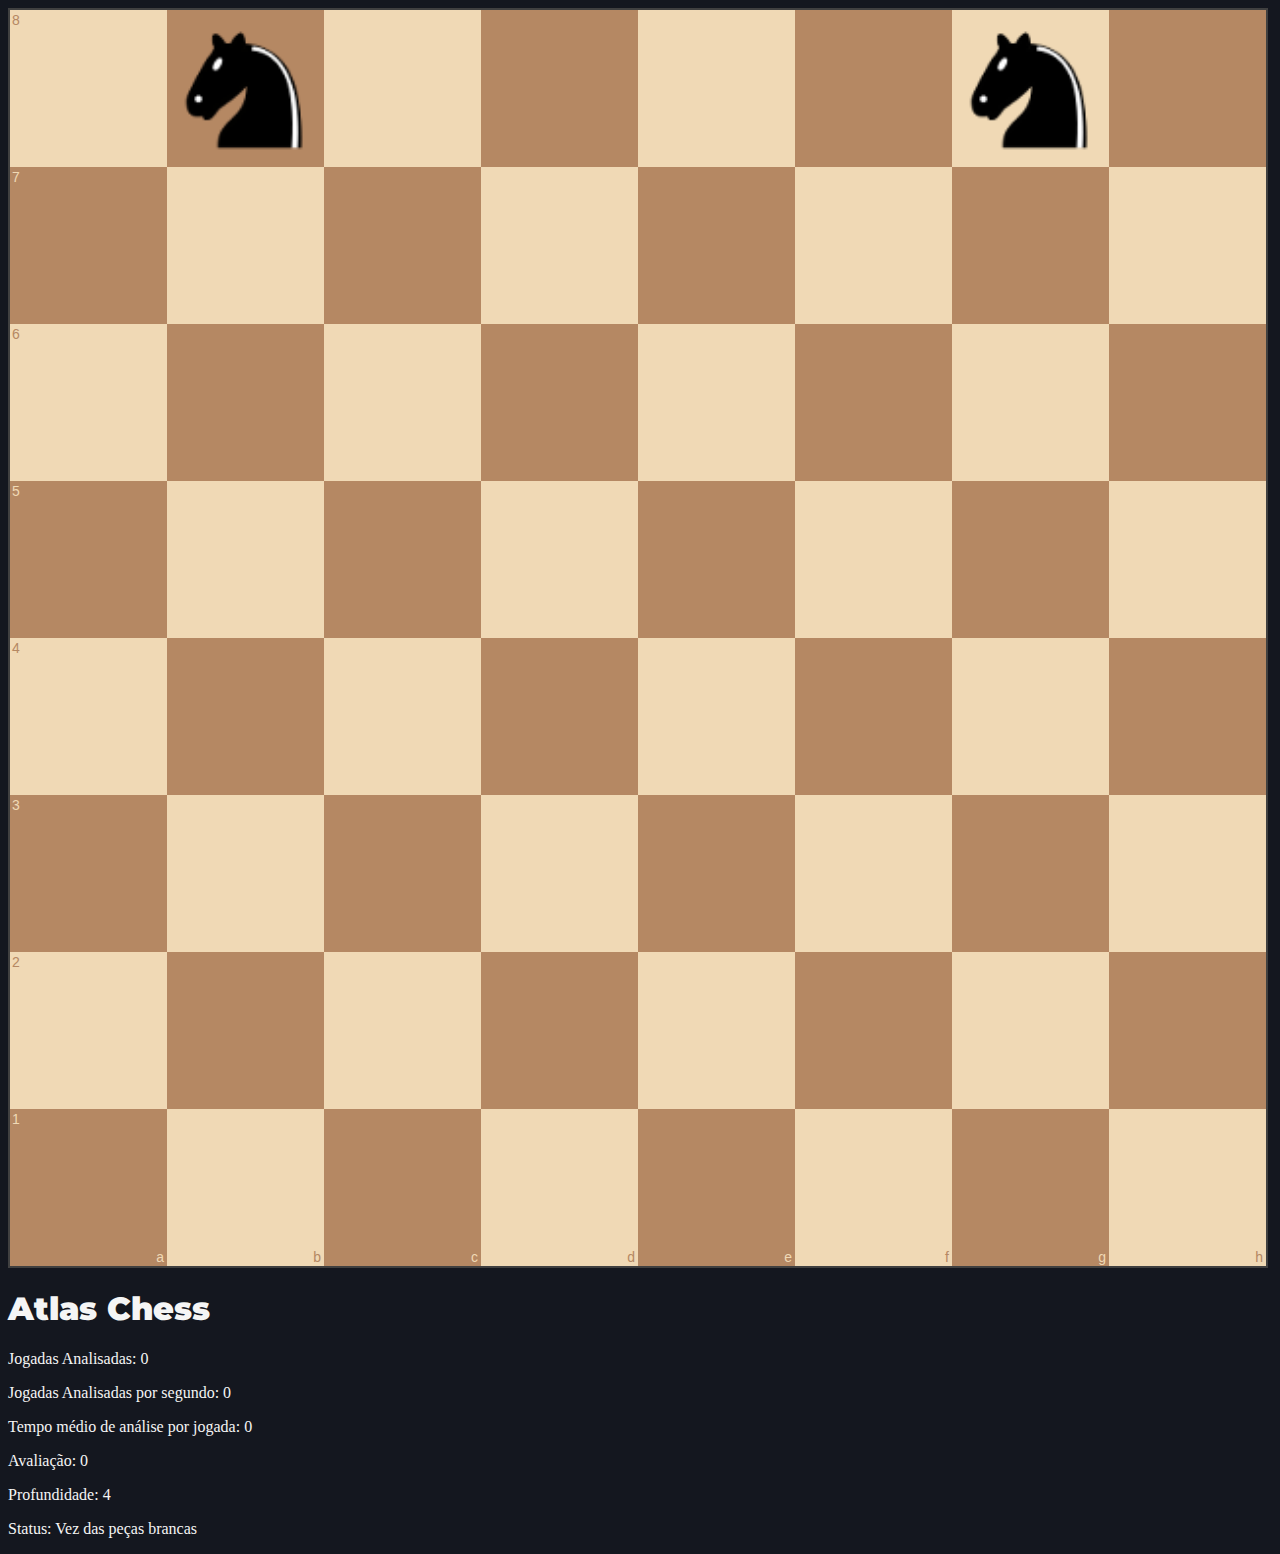
<file: atlas/index.html>
<!DOCTYPE html>
<html lang="en">

<head>
    <meta charset="UTF-8">
    <meta name="viewport" content="width=device-width, initial-scale=1.0">
    <title>Atlas</title>

    <!-- Chessboard css -->
    <link rel="stylesheet" href="../chessboardjs/lib/chessboard.css">

    <link rel="stylesheet" href="./css/stylesheet.css">

    <!-- Link to Montserrat Font -->
    <link rel="preconnect" href="https://fonts.googleapis.com">
    <link rel="preconnect" href="https://fonts.gstatic.com" crossorigin>
    <link href="https://fonts.googleapis.com/css2?family=Montserrat:wght@700;800&display=swap" rel="stylesheet">
    
    <!-- Bootstrap css -->
    <link href="https://cdn.jsdelivr.net/npm/bootstrap@5.0.0-beta1/dist/css/bootstrap.min.css" rel="stylesheet"
        integrity="sha384-giJF6kkoqNQ00vy+HMDP7azOuL0xtbfIcaT9wjKHr8RbDVddVHyTfAAsrekwKmP1" crossorigin="anonymous">

    <!-- jquery -->
    <script src="https://code.jquery.com/jquery-3.5.1.min.js"
        integrity="sha256-9/aliU8dGd2tb6OSsuzixeV4y/faTqgFtohetphbbj0=" crossorigin="anonymous"></script>

    <!-- Chessboard js -->
    <script src="../chessboardjs/lib/chessboard.js"></script>

    <!-- Bootstrap Js Bundle-->
    <script src="https://cdn.jsdelivr.net/npm/bootstrap@5.0.0-beta1/dist/js/bootstrap.bundle.min.js"
        integrity="sha384-ygbV9kiqUc6oa4msXn9868pTtWMgiQaeYH7/t7LECLbyPA2x65Kgf80OJFdroafW"
        crossorigin="anonymous"></script>

    <!-- chess.js js -->
    <script src="../chess.js/chess.js"></script>

</head>

<body>
    <div class="container mb-3">
        <div class="row mt-5 justify-content-center">
            <div class="col-md-6 mt-4">
                <div class="row justify-content-center">
                    <div class="col-md-12 mb-2">
                        <div id="board" style="width: 100%"></div>
                    </div>
                </div>
            </div>
            <div class="col-md-6">
                <h1 class="my-4">Atlas Chess</h1>
                <p>Jogadas Analisadas: <span id="jogadas"></span></p>
                <p>Jogadas Analisadas por segundo: <span id="speed"></span></p>
                <p>Tempo médio de análise por jogada: <span id="analysysSpeed"></span></p>
                <p>Avaliação: <span id="evaluation"></span></p>
                <p>Profundidade: <span id="depth"></span></p>
                <p>Status: <span id="status"></span></p>
            </div>
        </div>
    </div>
    <script src="js/engine.js"></script>
</body>

</html>
</file>
<file: chessboardjs/lib/chessboard.css>
/*! chessboard.js v@VERSION | (c) 2019 Chris Oakman | MIT License chessboardjs.com/license */

.clearfix-7da63 {
  clear: both;
}

.board-b72b1 {
  border: 2px solid #404040;
  box-sizing: content-box;
}

.square-55d63 {
  float: left;
  position: relative;

  /* disable any native browser highlighting */
  -webkit-touch-callout: none;
    -webkit-user-select: none;
     -khtml-user-select: none;
       -moz-user-select: none;
        -ms-user-select: none;
            user-select: none;
}

.white-1e1d7 {
  background-color: #f0d9b5;
  color: #b58863;
}

.black-3c85d {
  background-color: #b58863;
  color: #f0d9b5;
}

.highlight1-32417, .highlight2-9c5d2 {
  box-shadow: inset 0 0 3px 3px yellow;
}

.notation-322f9 {
  cursor: default;
  font-family: "Helvetica Neue", Helvetica, Arial, sans-serif;
  font-size: 14px;
  position: absolute;
}

.alpha-d2270 {
  bottom: 1px;
  right: 3px;
}

.numeric-fc462 {
  top: 2px;
  left: 2px;
}
</file>
<file: atlas/css/stylesheet.css>
h1{
    font-weight: 900;
    font-family: 'Montserrat', sans-serif;
}

body{
    background-color:rgb(20, 23, 31) !important;
    color: whitesmoke !important;
}
</file>
